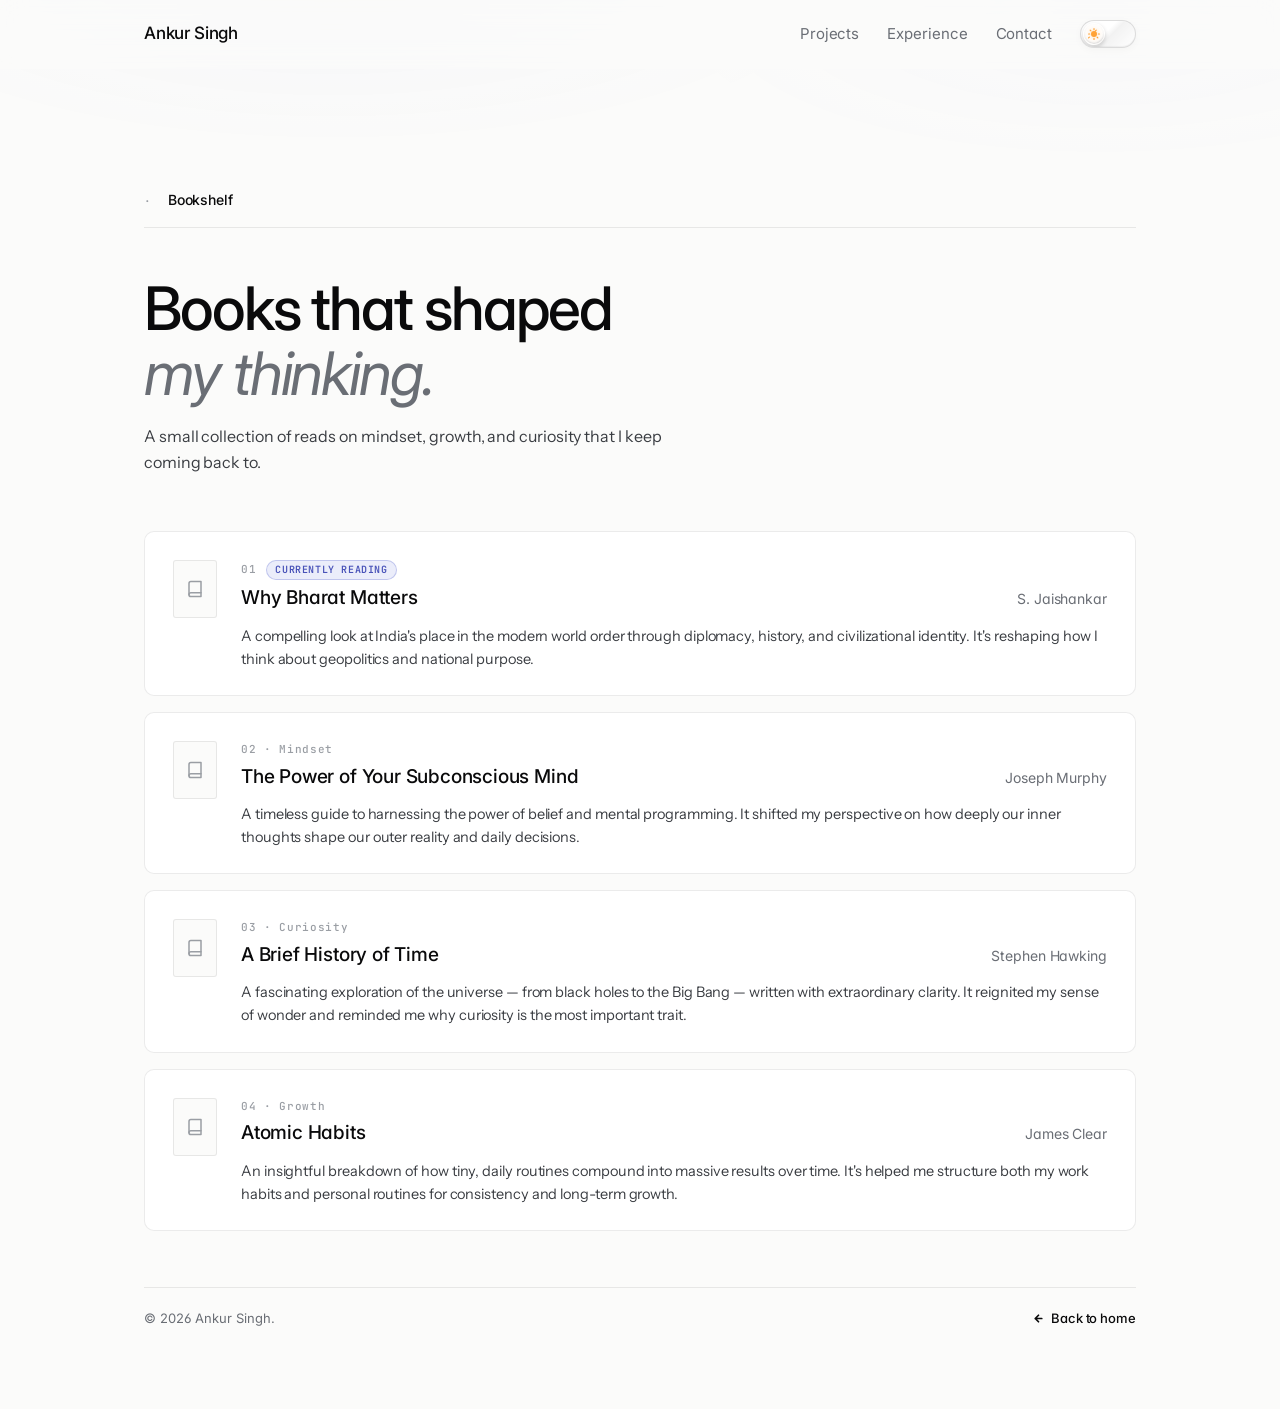
<file: books/index.html>
<!DOCTYPE html>
<html lang="en">
<head>
    <meta charset="UTF-8">
    <meta name="viewport" content="width=device-width, initial-scale=1, maximum-scale=1, user-scalable=no, viewport-fit=cover">
    <title>Books · Ankur Singh</title>
    <meta name="description" content="A curated list of books on mindset, growth, and curiosity that have shaped my perspective.">
    <meta name="theme-color" content="#fbfbfa" media="(prefers-color-scheme: light)">
    <meta name="theme-color" content="#08090a" media="(prefers-color-scheme: dark)">

    <link rel="icon" type="image/svg+xml" href="/assets/favicon.svg">
    <link rel="alternate icon" href="/assets/favicon.svg">
    <link rel="apple-touch-icon" href="/assets/favicon.svg">
    <link rel="mask-icon" href="/assets/favicon.svg" color="#8b8fff">

    <link rel="stylesheet" href="/styles.css?v=2026-06-02-responsive">
    <link rel="preconnect" href="https://fonts.googleapis.com">
    <link rel="preconnect" href="https://fonts.gstatic.com" crossorigin>
    <link href="https://fonts.googleapis.com/css2?family=Inter:wght@400;500;600&family=Instrument+Sans:wght@400;500&family=JetBrains+Mono:wght@400;500&display=swap" rel="stylesheet">
    <script>
        const savedTheme = localStorage.getItem('theme') || 'light';
        if (savedTheme === 'light') document.documentElement.classList.add('light-mode');
        else if (savedTheme === 'dark') document.documentElement.classList.add('dark-mode');
    </script>
    <style>
        .books-page {
            max-width: var(--container);
            margin: 0 auto;
            padding: 120px 24px 80px;
            min-height: 100vh;
        }

        .books-header {
            margin-bottom: 56px;
        }

        .books-title {
            font-size: clamp(36px, 5.5vw, 60px);
            font-weight: 500;
            line-height: 1.08;
            letter-spacing: -0.035em;
            color: var(--ink);
            margin-bottom: 18px;
            text-wrap: balance;
            max-width: 18ch;
        }

        .books-title em {
            font-style: italic;
            font-weight: 400;
            color: var(--ink-3);
        }

        .books-lead {
            font-family: 'Instrument Sans', system-ui, sans-serif;
            font-size: 16px;
            line-height: 1.6;
            color: var(--ink-2);
            max-width: 52ch;
        }

        .books-list {
            display: flex;
            flex-direction: column;
            gap: 16px;
        }

        .book-card {
            background: var(--bg-elevated);
            border: 1px solid var(--line);
            border-radius: var(--radius-lg);
            padding: 28px 28px 24px;
            display: grid;
            grid-template-columns: 44px 1fr;
            gap: 24px;
            align-items: start;
            transition: border-color 0.2s var(--ease), background 0.2s var(--ease);
        }

        .book-card:hover {
            border-color: var(--line-strong);
            background: var(--bg-hover);
        }

        .book-icon {
            width: 44px;
            height: 58px;
            background: var(--bg);
            border: 1px solid var(--line);
            border-radius: 3px;
            display: flex;
            align-items: center;
            justify-content: center;
            color: var(--ink-4);
            flex-shrink: 0;
            transition: color 0.2s var(--ease), border-color 0.2s var(--ease);
        }

        .book-card:hover .book-icon {
            color: var(--accent);
            border-color: var(--accent);
        }

        .book-info {
            display: flex;
            flex-direction: column;
            gap: 6px;
        }

        .book-meta {
            display: flex;
            align-items: center;
            gap: 10px;
        }

        .book-num {
            font-family: var(--font-mono);
            font-size: 11px;
            font-weight: 500;
            color: var(--ink-4);
            letter-spacing: 0.06em;
        }

        .book-badge {
            font-family: var(--font-mono);
            font-size: 10px;
            font-weight: 600;
            text-transform: uppercase;
            letter-spacing: 0.06em;
            color: var(--accent-ink);
            background: var(--accent-soft);
            border: 1px solid color-mix(in srgb, var(--accent) 30%, transparent);
            padding: 2px 8px;
            border-radius: 999px;
            line-height: 1.4;
        }

        .book-title-row {
            display: flex;
            align-items: baseline;
            justify-content: space-between;
            gap: 12px;
            flex-wrap: wrap;
        }

        .book-name {
            font-size: 19px;
            font-weight: 500;
            color: var(--ink);
            letter-spacing: -0.01em;
            line-height: 1.25;
        }

        .book-author {
            font-size: 14px;
            color: var(--ink-3);
            font-weight: 400;
            white-space: nowrap;
        }

        .book-notes {
            font-family: 'Instrument Sans', system-ui, sans-serif;
            font-size: 14.5px;
            line-height: 1.6;
            color: var(--ink-2);
            margin-top: 8px;
        }

        .books-footer {
            margin-top: 56px;
            padding-top: 20px;
            border-top: 1px solid var(--line);
            font-size: 13px;
            color: var(--ink-3);
            display: flex;
            justify-content: space-between;
            align-items: center;
            flex-wrap: wrap;
            gap: 12px;
        }

        .books-back {
            display: inline-flex;
            align-items: center;
            gap: 6px;
            color: var(--ink);
            font-weight: 500;
            font-size: 13px;
            transition: color 0.15s var(--ease);
        }
        .books-back:hover { color: var(--accent); }
        .books-back svg {
            width: 13px; height: 13px;
            transition: transform 0.15s var(--ease);
        }
        .books-back:hover svg { transform: translateX(-3px); }

        @media (max-width: 640px) {
            .books-page { padding: 100px 20px 64px; }
            .book-card {
                grid-template-columns: 1fr;
                gap: 14px;
                padding: 22px;
            }
            .book-icon { display: none; }
        }
        body.preload,
        body.preload * {
            transition: none !important;
        }
    </style>
</head>
<body class="preload">
    <nav class="nav" id="nav">
        <a href="/" class="nav-logo">Ankur Singh</a>
        <div class="nav-right">
            <div class="nav-links">
                <a href="/#work">Projects</a>
                <a href="/#experience">Experience</a>
                <a href="/#contact">Contact</a>

            </div>
            <button class="theme-toggle" id="themeToggle" aria-label="Toggle light and dark theme">
                <span class="theme-toggle-track">
                    <span class="theme-toggle-knob">
                        <span class="theme-toggle-icon-sun">
                            <svg viewBox="0 0 16 16" fill="currentColor">
                                <path d="M8 12a4 4 0 1 0 0-8 4 4 0 0 0 0 8zM8 0a.75.75 0 0 1 .75.75v1.5a.75.75 0 0 1-1.5 0V.75A.75.75 0 0 1 8 0zm0 13a.75.75 0 0 1 .75.75v1.5a.75.75 0 0 1-1.5 0v-1.5A.75.75 0 0 1 8 13zM2.343 2.343a.75.75 0 0 1 1.061 0l1.06 1.061a.75.75 0 0 1-1.06 1.06l-1.06-1.06a.75.75 0 0 1 0-1.06zm9.193 9.193a.75.75 0 0 1 1.06 0l1.061 1.06a.75.75 0 0 1-1.06 1.061l-1.061-1.06a.75.75 0 0 1 0-1.06zm-9.193 0a.75.75 0 0 1 0 1.06l-1.061 1.06a.75.75 0 0 1-1.06-1.06l1.06-1.06a.75.75 0 0 1 1.062 0zm9.193-9.193a.75.75 0 0 1 0 1.06l-1.06 1.061a.75.75 0 1 1-1.061-1.06l1.06-1.061a.75.75 0 0 1 1.06 0zM0 8a.75.75 0 0 1 .75-.75h1.5a.75.75 0 0 1 0 1.5H.75A.75.75 0 0 1 0 8zm13 0a.75.75 0 0 1 .75-.75h1.5a.75.75 0 0 1 0 1.5h-1.5A.75.75 0 0 1 13 8z"/>
                            </svg>
                        </span>
                        <span class="theme-toggle-icon-moon">
                            <svg viewBox="0 0 16 16" fill="currentColor">
                                <path d="M6 .278a.77.77 0 0 1 .08.858 7.2 7.2 0 0 0-.878 3.46c0 4.021 3.278 7.277 7.318 7.277q.792-.001 1.533-.16a.79.79 0 0 1 .812.275.79.79 0 0 1-.056.972 7.6 7.6 0 0 1-6.4 3.19C3.668 16 0 12.315 0 7.828c0-3.765 2.583-6.963 6.002-7.55a.78.78 0 0 1 .832.22z"/>
                            </svg>
                        </span>
                    </span>
                    <span class="theme-toggle-glass-reflection"></span>
                </span>
            </button>
            <button class="nav-toggle" id="navToggle" aria-label="Toggle menu">
                <span></span>
                <span></span>
            </button>
        </div>
    </nav>

    <div class="mobile-menu" id="mobileMenu" role="dialog" aria-modal="true" aria-label="Menu" aria-hidden="true">
        <nav class="mobile-menu-items">
            <a href="/#work">Projects</a>
            <a href="/#experience">Experience</a>
            <a href="/#contact">Contact</a>

            <a href="/Ankur_singh_resume_SE.pdf" target="_blank" rel="noopener" id="mobileResumeBtn">Résumé</a>
        </nav>
    </div>

    <main class="books-page">
        <header class="books-header reveal">
            <div class="section-head">
                <span class="section-kicker">·</span>
                <span class="section-title">Bookshelf</span>
            </div>
            <h1 class="books-title">Books that shaped <em>my thinking.</em></h1>
            <p class="books-lead">
                A small collection of reads on mindset, growth, and curiosity that I keep coming back to.
            </p>
        </header>

        <div class="books-list">
            <!-- Currently Reading -->
            <div class="book-card reveal">
                <div class="book-icon" aria-hidden="true">
                    <svg viewBox="0 0 24 24" width="18" height="18" fill="none" stroke="currentColor" stroke-width="2" stroke-linecap="round" stroke-linejoin="round">
                        <path d="M4 19.5A2.5 2.5 0 0 1 6.5 17H20"></path>
                        <path d="M6.5 2H20v20H6.5A2.5 2.5 0 0 1 4 19.5v-15A2.5 2.5 0 0 1 6.5 2z"></path>
                    </svg>
                </div>
                <div class="book-info">
                    <div class="book-meta">
                        <span class="book-num">01</span>
                        <span class="book-badge">Currently Reading</span>
                    </div>
                    <div class="book-title-row">
                        <h3 class="book-name">Why Bharat Matters</h3>
                        <span class="book-author">S. Jaishankar</span>
                    </div>
                    <p class="book-notes">
                        A compelling look at India's place in the modern world order through diplomacy, history, and civilizational identity. It's reshaping how I think about geopolitics and national purpose.
                    </p>
                </div>
            </div>

            <!-- Book 2 -->
            <div class="book-card reveal">
                <div class="book-icon" aria-hidden="true">
                    <svg viewBox="0 0 24 24" width="18" height="18" fill="none" stroke="currentColor" stroke-width="2" stroke-linecap="round" stroke-linejoin="round">
                        <path d="M4 19.5A2.5 2.5 0 0 1 6.5 17H20"></path>
                        <path d="M6.5 2H20v20H6.5A2.5 2.5 0 0 1 4 19.5v-15A2.5 2.5 0 0 1 6.5 2z"></path>
                    </svg>
                </div>
                <div class="book-info">
                    <div class="book-meta">
                        <span class="book-num">02 · Mindset</span>
                    </div>
                    <div class="book-title-row">
                        <h3 class="book-name">The Power of Your Subconscious Mind</h3>
                        <span class="book-author">Joseph Murphy</span>
                    </div>
                    <p class="book-notes">
                        A timeless guide to harnessing the power of belief and mental programming. It shifted my perspective on how deeply our inner thoughts shape our outer reality and daily decisions.
                    </p>
                </div>
            </div>

            <!-- Book 3 -->
            <div class="book-card reveal">
                <div class="book-icon" aria-hidden="true">
                    <svg viewBox="0 0 24 24" width="18" height="18" fill="none" stroke="currentColor" stroke-width="2" stroke-linecap="round" stroke-linejoin="round">
                        <path d="M4 19.5A2.5 2.5 0 0 1 6.5 17H20"></path>
                        <path d="M6.5 2H20v20H6.5A2.5 2.5 0 0 1 4 19.5v-15A2.5 2.5 0 0 1 6.5 2z"></path>
                    </svg>
                </div>
                <div class="book-info">
                    <div class="book-meta">
                        <span class="book-num">03 · Curiosity</span>
                    </div>
                    <div class="book-title-row">
                        <h3 class="book-name">A Brief History of Time</h3>
                        <span class="book-author">Stephen Hawking</span>
                    </div>
                    <p class="book-notes">
                        A fascinating exploration of the universe — from black holes to the Big Bang — written with extraordinary clarity. It reignited my sense of wonder and reminded me why curiosity is the most important trait.
                    </p>
                </div>
            </div>

            <!-- Book 4 -->
            <div class="book-card reveal">
                <div class="book-icon" aria-hidden="true">
                    <svg viewBox="0 0 24 24" width="18" height="18" fill="none" stroke="currentColor" stroke-width="2" stroke-linecap="round" stroke-linejoin="round">
                        <path d="M4 19.5A2.5 2.5 0 0 1 6.5 17H20"></path>
                        <path d="M6.5 2H20v20H6.5A2.5 2.5 0 0 1 4 19.5v-15A2.5 2.5 0 0 1 6.5 2z"></path>
                    </svg>
                </div>
                <div class="book-info">
                    <div class="book-meta">
                        <span class="book-num">04 · Growth</span>
                    </div>
                    <div class="book-title-row">
                        <h3 class="book-name">Atomic Habits</h3>
                        <span class="book-author">James Clear</span>
                    </div>
                    <p class="book-notes">
                        An insightful breakdown of how tiny, daily routines compound into massive results over time. It's helped me structure both my work habits and personal routines for consistency and long-term growth.
                    </p>
                </div>
            </div>
        </div>

        <footer class="books-footer">
            <span>© 2026 Ankur Singh.</span>
            <a href="/" class="books-back">
                <svg viewBox="0 0 12 12" fill="none" stroke="currentColor" stroke-width="1.6" stroke-linecap="round" stroke-linejoin="round" aria-hidden="true"><path d="M9 6H3M6 9L3 6l3-3"/></svg>
                Back to home
            </a>
        </footer>
    </main>

    <script>
        // Lightweight script — nav, theme toggle, mobile menu only. No WebGL, no PDF.js.
        const nav = document.getElementById('nav');
        window.addEventListener('scroll', () => nav.classList.toggle('scrolled', window.scrollY > 8), { passive: true });
        nav.classList.toggle('scrolled', window.scrollY > 8);

        // Mobile menu
        const navToggle = document.getElementById('navToggle');
        const mobileMenu = document.getElementById('mobileMenu');
        function setMenuOpen(open) {
            mobileMenu.classList.toggle('open', open);
            navToggle.classList.toggle('active', open);
            mobileMenu.setAttribute('aria-hidden', String(!open));
            document.body.style.overflow = open ? 'hidden' : '';
        }
        navToggle.addEventListener('click', () => setMenuOpen(!mobileMenu.classList.contains('open')));
        mobileMenu.addEventListener('click', e => { if (e.target === mobileMenu) setMenuOpen(false); });
        document.addEventListener('keydown', e => { if (e.key === 'Escape' && mobileMenu.classList.contains('open')) setMenuOpen(false); });
        document.querySelectorAll('.mobile-menu-items a').forEach(el => el.addEventListener('click', () => setMenuOpen(false)));

        // Theme toggler
        (function() {
            const toggleBtn = document.getElementById('themeToggle');
            const mobileToggleBtn = document.getElementById('mobileThemeToggle');
            function getThemeState() {
                return document.documentElement.classList.contains('light-mode') ||
                    (!document.documentElement.classList.contains('dark-mode') &&
                     window.matchMedia('(prefers-color-scheme: light)').matches);
            }
            function toggleTheme() {
                const isLight = getThemeState();
                [toggleBtn, mobileToggleBtn].forEach(btn => {
                    if (btn) { btn.classList.remove('to-light', 'to-dark'); void btn.offsetWidth; }
                });
                if (isLight) {
                    document.documentElement.classList.remove('light-mode');
                    document.documentElement.classList.add('dark-mode');
                    localStorage.setItem('theme', 'dark');
                    [toggleBtn, mobileToggleBtn].forEach(btn => { if (btn) btn.classList.add('to-dark'); });
                } else {
                    document.documentElement.classList.remove('dark-mode');
                    document.documentElement.classList.add('light-mode');
                    localStorage.setItem('theme', 'light');
                    [toggleBtn, mobileToggleBtn].forEach(btn => { if (btn) btn.classList.add('to-light'); });
                }
            }
            if (toggleBtn) toggleBtn.addEventListener('click', toggleTheme);
            if (mobileToggleBtn) mobileToggleBtn.addEventListener('click', toggleTheme);
        })();

        // Enable transitions after initial paint
        requestAnimationFrame(() => {
            document.body.classList.remove('preload');
        });

        // Scroll reveal staggered delays and intersection observer
        document.querySelectorAll('.book-card').forEach((card, i) => {
            card.style.setProperty('--reveal-delay', `${i * 60}ms`);
        });

        document.body.classList.add('js-ready');
        const revealables = document.querySelectorAll('.reveal');
        requestAnimationFrame(() => {
            const vh = window.innerHeight;
            revealables.forEach(el => {
                const rect = el.getBoundingClientRect();
                if (rect.top < vh && rect.bottom > 0) {
                    el.classList.add('visible');
                }
            });

            const revealObserver = new IntersectionObserver((entries) => {
                entries.forEach(entry => {
                    if (entry.isIntersecting) {
                        entry.target.classList.add('visible');
                        revealObserver.unobserve(entry.target);
                    }
                });
            }, { threshold: 0.05, rootMargin: '0px 0px -20px 0px' });

            revealables.forEach(el => {
                if (!el.classList.contains('visible')) revealObserver.observe(el);
            });
        });
    </script>
</body>
</html>
</file>
<file: styles.css>
/* ----------------------------------------------------------
   anujsh.com — minimal, linear-style
   ---------------------------------------------------------- */

/* Prevent transition flash on page load */
body.preload,
body.preload * {
    transition: none !important;
}

:root {
    color-scheme: light dark;
    /* safe-area insets for notched phones */
    --safe-left: env(safe-area-inset-left, 0px);
    --safe-right: env(safe-area-inset-right, 0px);
    --safe-bottom: env(safe-area-inset-bottom, 0px);

    /* shared */
    --font-sans: 'Inter', system-ui, -apple-system, 'Segoe UI', sans-serif;
    --font-mono: 'JetBrains Mono', ui-monospace, 'SF Mono', monospace;

    --radius-sm: 4px;
    --radius-md: 6px;
    --radius-lg: 10px;
    --radius-xl: 14px;

    --ease: cubic-bezier(0.2, 0, 0, 1);
    --dur-fast: 120ms;
    --dur: 180ms;
    --dur-slow: 320ms;

    --container: 1040px;
    --gutter: 24px;
    --gutter-lg: 32px;

    /* light (default) */
    --bg: #fbfbfa;
    --bg-elevated: #ffffff;
    --bg-hover: #f2f2f0;
    --ink: #0a0a0b;
    --ink-2: #3a3d42;
    --ink-3: #6a6e75;
    --ink-4: #9a9ea4;
    --line: rgba(0, 0, 0, 0.08);
    --line-strong: rgba(0, 0, 0, 0.14);
    --accent: #5e6ad2;
    --accent-soft: rgba(94, 106, 210, 0.12);
    --accent-ink: #4852b8;

    --brand-surface: #ffffff;
    --brand-outline: rgba(0, 0, 0, 0.08);
    --logo-filter: none;
    --logo-filter-hover: none;
    --btn-primary-bg: #0a0a0b;
    --btn-primary-fg: #ffffff;
    --btn-primary-hover: #1f2024;
    --dot-green: #16a34a;
    --dot-green-glow: rgba(22, 163, 74, 0.35);
    --ambient-1: rgba(94, 106, 210, 0.07);
    --ambient-2: rgba(139, 143, 255, 0.05);
    --scrollbar-thumb: rgba(0, 0, 0, 0.14);
    --scrollbar-thumb-hover: rgba(0, 0, 0, 0.22);
}

@media (prefers-color-scheme: dark) {
    :root:not(.light-mode) {
        --bg: #08090a;
        --bg-elevated: #0f1011;
        --bg-hover: #16181b;
        --ink: #f7f8f8;
        --ink-2: #b4b8bf;
        --ink-3: #8a8f98;
        --ink-4: #5e6269;
        --line: rgba(255, 255, 255, 0.08);
        --line-strong: rgba(255, 255, 255, 0.14);
        --accent: #8b8fff;
        --accent-soft: rgba(139, 143, 255, 0.14);
        --accent-ink: #c7caff;

        --brand-surface: rgba(255, 255, 255, 0.96);
        --brand-outline: rgba(255, 255, 255, 0.1);
        --logo-filter: grayscale(1) brightness(2.2);
        --logo-filter-hover: grayscale(1) brightness(2.6);
        --btn-primary-bg: #f7f8f8;
        --btn-primary-fg: #08090a;
        --btn-primary-hover: #e4e6e8;
        --dot-green: #4ade80;
        --dot-green-glow: rgba(74, 222, 128, 0.45);
        --ambient-1: rgba(139, 143, 255, 0.08);
        --ambient-2: rgba(94, 106, 210, 0.06);
        --scrollbar-thumb: rgba(255, 255, 255, 0.14);
        --scrollbar-thumb-hover: rgba(255, 255, 255, 0.22);
    }
}

:root.dark-mode {
    --bg: #08090a;
    --bg-elevated: #0f1011;
    --bg-hover: #16181b;
    --ink: #f7f8f8;
    --ink-2: #b4b8bf;
    --ink-3: #8a8f98;
    --ink-4: #5e6269;
    --line: rgba(255, 255, 255, 0.08);
    --line-strong: rgba(255, 255, 255, 0.14);
    --accent: #8b8fff;
    --accent-soft: rgba(139, 143, 255, 0.14);
    --accent-ink: #c7caff;

    --brand-surface: rgba(255, 255, 255, 0.96);
    --brand-outline: rgba(255, 255, 255, 0.1);
    --logo-filter: grayscale(1) brightness(2.2);
    --logo-filter-hover: grayscale(1) brightness(2.6);
    --btn-primary-bg: #f7f8f8;
    --btn-primary-fg: #08090a;
    --btn-primary-hover: #e4e6e8;
    --dot-green: #4ade80;
    --dot-green-glow: rgba(74, 222, 128, 0.45);
    --ambient-1: rgba(139, 143, 255, 0.08);
    --ambient-2: rgba(94, 106, 210, 0.06);
    --scrollbar-thumb: rgba(255, 255, 255, 0.14);
    --scrollbar-thumb-hover: rgba(255, 255, 255, 0.22);
}

*,
*::before,
*::after {
    box-sizing: border-box;
    margin: 0;
    padding: 0;
}

html {
    scroll-behavior: smooth;
    overflow-x: clip;
    -webkit-text-size-adjust: 100%;
    text-size-adjust: 100%;
    touch-action: pan-x pan-y;
}

body {
    font-family: var(--font-sans);
    font-feature-settings: 'cv11', 'ss01', 'ss03';
    background: var(--bg);
    color: var(--ink);
    line-height: 1.6;
    font-size: 15px;
    letter-spacing: -0.005em;
    overflow-x: clip;
    -webkit-font-smoothing: antialiased;
    -moz-osx-font-smoothing: grayscale;
    text-rendering: optimizeLegibility;
}

a {
    color: inherit;
    text-decoration: none;
}

button {
    font: inherit;
    color: inherit;
    background: none;
    border: none;
    cursor: pointer;
}

img,
svg {
    display: block;
    max-width: 100%;
}

::selection {
    background: var(--accent-soft);
    color: var(--ink);
}

/* ---- Static ambient tint (subtle, below the shader) ------- */
body::before {
    content: '';
    position: fixed;
    inset: -10% -10% auto -10%;
    height: 60vh;
    background:
        radial-gradient(50% 50% at 30% 10%, var(--ambient-1) 0%, transparent 70%),
        radial-gradient(40% 40% at 80% 20%, var(--ambient-2) 0%, transparent 70%);
    opacity: 0.5;
    pointer-events: none;
    z-index: 0;
}

/* ---- Nav -------------------------------------------------- */
.nav {
    position: sticky;
    top: 0;
    z-index: 100;
    display: flex;
    align-items: center;
    justify-content: space-between;
    gap: clamp(12px, 2vw, 24px);
    padding: 14px max(calc(var(--safe-left) + 16px), calc((100vw - var(--container)) / 2 + 24px));
    padding-right: max(calc(var(--safe-right) + 16px), calc((100vw - var(--container)) / 2 + 24px));
    background: color-mix(in srgb, var(--bg) 72%, transparent);
    backdrop-filter: blur(12px) saturate(140%);
    -webkit-backdrop-filter: blur(12px) saturate(140%);
    border-bottom: 1px solid transparent;
    transition: border-color var(--dur) var(--ease), background var(--dur) var(--ease);
}

.nav.scrolled {
    border-bottom-color: var(--line);
}

.nav-right {
    display: flex;
    align-items: center;
    gap: clamp(8px, 1.5vw, 16px);
}

body.menu-open .nav {
    position: fixed;
    top: 0;
    left: 0;
    right: 0;
}

.nav-logo {
    display: inline-flex;
    align-items: center;
    font-weight: 500;
    font-size: clamp(14px, 1.2vw + 10px, 17px);
    color: var(--ink);
    letter-spacing: -0.01em;
    padding: 6px 10px;
    margin: -6px -10px;
    border-radius: var(--radius-sm);
    transition: background var(--dur) var(--ease);
    white-space: nowrap;
    min-height: 40px;
}

.nav-logo:hover {
    background: var(--bg-hover);
}

.nav-links {
    display: flex;
    align-items: center;
    gap: 4px;
}

.nav-links a {
    position: relative;
    font-size: clamp(13px, 1vw + 9px, 15px);
    color: var(--ink-3);
    padding: 8px clamp(8px, 1.2vw, 12px);
    min-height: 36px;
    display: inline-flex;
    align-items: center;
    border-radius: var(--radius-sm);
    transition: color var(--dur) var(--ease), background var(--dur) var(--ease);
}

.nav-links a:hover {
    color: var(--ink);
    background: var(--bg-hover);
}

.nav-links a.nav-link-active {
    color: var(--ink);
}

.nav-resume {
    display: inline-flex;
    align-items: center;
    gap: 6px;
    font-size: clamp(13px, 1vw + 9px, 15px);
    color: var(--ink);
    background: var(--bg-elevated);
    border: 1px solid var(--line-strong);
    padding: 7px clamp(8px, 1.2vw, 12px);
    min-height: 36px;
    margin-left: clamp(4px, 0.8vw, 8px);
    border-radius: var(--radius-md);
    transition: background var(--dur) var(--ease), border-color var(--dur) var(--ease), scale var(--dur-fast) var(--ease);
}

.nav-resume:hover {
    background: var(--bg-hover);
    border-color: var(--ink-4);
}

.nav-resume:active {
    scale: 0.96;
}

.nav-toggle {
    display: none;
    position: relative;
    width: 44px;
    height: 44px;
    border-radius: var(--radius-sm);
    align-items: center;
    justify-content: center;
    -webkit-tap-highlight-color: transparent;
}

.nav-toggle span {
    position: absolute;
    left: 10px;
    width: 20px;
    height: 1.5px;
    background: var(--ink);
    transition: transform var(--dur) var(--ease), opacity var(--dur) var(--ease), top var(--dur) var(--ease);
    top: 16px;
}

.nav-toggle span:nth-child(2) {
    top: 22px;
}

.nav-toggle.active span:nth-child(1) {
    top: 19px;
    transform: rotate(45deg);
}

.nav-toggle.active span:nth-child(2) {
    top: 19px;
    transform: rotate(-45deg);
}

.mobile-menu {
    position: fixed;
    inset: 0;
    z-index: 99;
    background: color-mix(in srgb, var(--bg) 96%, transparent);
    backdrop-filter: blur(16px);
    -webkit-backdrop-filter: blur(16px);
    opacity: 0;
    pointer-events: none;
    transition: opacity var(--dur) var(--ease);
}

.mobile-menu.open {
    opacity: 1;
    pointer-events: auto;
}

.mobile-menu-items {
    position: absolute;
    inset: 0;
    display: flex;
    flex-direction: column;
    justify-content: flex-start;
    align-items: flex-start;
    gap: 4px;
    padding: 120px clamp(20px, 5vw, 32px) calc(32px + var(--safe-bottom));
}

.mobile-menu-items a,
.mobile-menu-items button {
    font-size: clamp(20px, 5.5vw, 26px);
    font-weight: 500;
    letter-spacing: -0.02em;
    color: var(--ink-2);
    padding: 14px 0;
    min-height: 48px;
    display: flex;
    align-items: center;
    -webkit-tap-highlight-color: transparent;
    transition: color var(--dur) var(--ease);
}

.mobile-menu-items a:hover,
.mobile-menu-items button:hover {
    color: var(--ink);
}

.mobile-resume {
    margin-top: 16px;
    color: var(--accent);
}

/* ---- Layout ---------------------------------------------- */
main {
    position: relative;
    z-index: 1;
}

.wrap {
    max-width: var(--container);
    margin: 0 auto;
    padding: 0 24px;
}

section {
    padding: clamp(56px, 8vw, 96px) clamp(16px, 4vw, 24px);
    max-width: var(--container);
    margin: 0 auto;
    position: relative;
    overflow-x: hidden;
}

.section-head {
    display: flex;
    align-items: baseline;
    gap: 16px;
    margin-bottom: 48px;
    padding-bottom: 16px;
    border-bottom: 1px solid var(--line);
}

.section-kicker {
    font-family: var(--font-mono);
    font-size: 11px;
    font-weight: 500;
    color: var(--ink-4);
    text-transform: uppercase;
    letter-spacing: 0.08em;
    font-variant-numeric: tabular-nums;
}

.section-title {
    font-size: 14px;
    font-weight: 500;
    color: var(--ink);
    letter-spacing: -0.01em;
}

.section-lead {
    font-size: clamp(22px, 4.6vw, 42px);
    font-weight: 500;
    line-height: 1.15;
    letter-spacing: -0.025em;
    color: var(--ink);
    margin-bottom: 14px;
    text-wrap: balance;
}

.section-copy {
    font-family: 'Instrument Sans', system-ui, sans-serif;
    font-size: clamp(16px, 1.8vw, 19px);
    font-weight: 400;
    line-height: 1.5;
    letter-spacing: -0.005em;
    color: var(--ink-3);
    max-width: 52ch;
    margin-bottom: 48px;
    text-wrap: pretty;
}

.hero {
    position: relative;
    min-height: calc(100vh - 56px);
    min-height: calc(100svh - 56px);
    display: flex;
    flex-direction: column;
    justify-content: center;
    padding-top: 64px;
    padding-bottom: 96px;
    padding-left: 0;
    padding-right: 0;
    max-width: none;
    width: 100%;
}

.hero>*:not(.hero-bg) {
    position: relative;
    z-index: 1;
    max-width: var(--container);
    margin-left: auto;
    margin-right: auto;
    width: 100%;
    padding-left: clamp(16px, 4vw, 24px);
    padding-right: clamp(16px, 4vw, 24px);
}

.hero-bg {
    position: absolute;
    top: 0;
    left: 50%;
    transform: translateX(-50%);
    width: 100vw;
    max-width: 100vw;
    height: 100%;
    z-index: 0;
    pointer-events: none;
    opacity: 0;
    transition: opacity 800ms var(--ease);
    mix-blend-mode: screen;
}

@media (prefers-color-scheme: light) {
    .hero-bg {
        mix-blend-mode: normal;
        -webkit-mask-image: linear-gradient(to bottom, black 0%, black 55%, transparent 100%);
        mask-image: linear-gradient(to bottom, black 0%, black 55%, transparent 100%);
    }
}

.hero-bg.ready {
    opacity: 1;
}

.hero-meta {
    display: inline-flex;
    align-items: center;
    gap: clamp(6px, 1.5vw, 10px);
    font-family: var(--font-mono);
    font-size: clamp(10.5px, 1.4vw, 12px);
    color: var(--ink-3);
    margin-bottom: clamp(20px, 4vw, 32px);
    padding: 6px 12px 6px 10px;
    background: var(--bg-elevated);
    border: 1px solid var(--line);
    border-radius: 999px;
    width: fit-content;
}

.hero-meta-dot {
    width: 6px;
    height: 6px;
    border-radius: 50%;
    background: var(--dot-green);
    box-shadow: 0 0 8px var(--dot-green-glow);
}

.hero-meta-sep {
    color: var(--ink-4);
}

.hero-title {
    font-size: clamp(40px, 6.2vw, 76px);
    font-weight: 500;
    line-height: 1.04;
    letter-spacing: -0.035em;
    color: var(--ink);
    margin-bottom: 28px;
    text-wrap: balance;
    max-width: 14ch;
}

.hero-title em {
    font-style: italic;
    font-weight: 400;
    color: var(--ink-3);
}

.hero-subtitle {
    display: flex;
    flex-direction: column;
    gap: 18px;
    max-width: 58ch;
    margin-bottom: 40px;
    text-wrap: pretty;
}

.hero-subtitle-primary {
    font-size: clamp(15px, 2vw, 18px);
    line-height: 1.45;
    color: var(--ink);
    letter-spacing: -0.005em;
    font-weight: 500;
}

.hero-subtitle-secondary {
    font-family: 'Instrument Sans', system-ui, sans-serif;
    font-size: clamp(14px, 1.8vw, 16px);
    line-height: 1.55;
    color: var(--ink-3);
    letter-spacing: -0.005em;
    font-weight: 400;
}

.hero-subtitle a {
    font-family: inherit;
    font-weight: inherit;
    color: var(--ink);
    text-decoration: none;
    transition: color var(--dur) var(--ease);
}

.hero-subtitle a:hover {
    color: var(--ink);
    text-decoration: underline;
    text-decoration-color: var(--line-strong);
    text-decoration-thickness: 1px;
    text-underline-offset: 4px;
}

.hero-subtitle-link {
    display: inline-flex;
    align-items: center;
    gap: 7px;
    vertical-align: -3px;
}

.link-favicon {
    width: 16px;
    height: 16px;
    border-radius: 3px;
    flex-shrink: 0;
    transition: transform var(--dur) var(--ease);
}

.hero-subtitle a:hover .link-favicon {
    transform: scale(1.06);
}


.hero-cta {
    display: flex;
    gap: 12px;
    flex-wrap: wrap;
    align-items: center;
    margin-top: 4px;
}

.hero-btn {
    display: inline-flex;
    align-items: center;
    gap: 8px;
    height: clamp(38px, 5vw, 40px);
    padding: 0 clamp(14px, 2vw, 18px);
    border-radius: 999px;
    font-size: clamp(13px, 1.6vw, 14px);
    font-weight: 500;
    letter-spacing: -0.005em;
    border: 1px solid transparent;
    transition: background var(--dur) var(--ease), border-color var(--dur) var(--ease), color var(--dur) var(--ease), transform var(--dur-fast) var(--ease);
    will-change: transform;
    -webkit-tap-highlight-color: transparent;
}

.hero-btn svg {
    width: 13px;
    height: 13px;
    transition: transform var(--dur) var(--ease);
    flex-shrink: 0;
}

.hero-btn:active {
    transform: scale(0.96);
}

.hero-btn-primary {
    background: var(--accent-soft);
    border-color: color-mix(in srgb, var(--accent) 32%, transparent);
    color: var(--accent-ink);
}

.hero-btn-primary:hover {
    background: color-mix(in srgb, var(--accent) 22%, transparent);
    border-color: color-mix(in srgb, var(--accent) 50%, transparent);
}

.hero-btn-primary:hover svg {
    transform: translateX(2px);
}

.hero-btn-ghost {
    background: transparent;
    border-color: var(--line-strong);
    color: var(--ink);
}

.hero-btn-ghost:hover {
    background: var(--bg-hover);
    border-color: var(--ink-4);
}

.btn {
    display: inline-flex;
    align-items: center;
    justify-content: center;
    gap: 8px;
    padding: 0 16px;
    height: 40px;
    min-width: 40px;
    font-size: 14px;
    font-weight: 500;
    letter-spacing: -0.005em;
    border-radius: var(--radius-md);
    transition: background var(--dur) var(--ease), border-color var(--dur) var(--ease), color var(--dur) var(--ease), scale var(--dur-fast) var(--ease);
    border: 1px solid transparent;
}

.btn:active {
    scale: 0.96;
}

.btn-primary {
    background: var(--btn-primary-bg);
    color: var(--btn-primary-fg);
    box-shadow:
        0 1px 0 rgba(255, 255, 255, 0.12) inset,
        0 1px 2px rgba(0, 0, 0, 0.2);
}

.btn-primary:hover {
    background: var(--btn-primary-hover);
}

.btn-secondary {
    background: var(--bg-elevated);
    border-color: var(--line-strong);
    color: var(--ink);
}

.btn-secondary:hover {
    background: var(--bg-hover);
    border-color: var(--ink-4);
}

.btn-ghost {
    color: var(--ink-2);
}

.btn-ghost:hover {
    color: var(--ink);
    background: var(--bg-hover);
}

/* ---- Proof (worked across) ------------------------------- */
.proof {
    padding-top: 64px;
    padding-bottom: 64px;
}

.logo-row {
    display: grid;
    grid-template-columns: repeat(auto-fit, minmax(min(140px, 100%), 1fr));
    gap: 8px;
}

.logo-card {
    display: flex;
    align-items: center;
    justify-content: center;
    min-height: 104px;
    padding: 20px 24px;
    background: var(--brand-surface);
    border-radius: var(--radius-md);
    outline: 1px solid var(--brand-outline);
    outline-offset: -1px;
    transition: transform var(--dur) var(--ease);
    position: relative;
}

.logo-card:hover {
    transform: translateY(-1px);
}

.logo-card img {
    max-height: 28px;
    max-width: 130px;
    width: auto;
    opacity: 0.88;
    transition: opacity var(--dur) var(--ease);
}

.logo-card:hover img {
    opacity: 1;
}

/* ---- Projects -------------------------------------------- */
.project-grid {
    display: grid;
    grid-template-columns: repeat(2, minmax(0, 1fr));
    gap: 1px;
    background: var(--line);
    border: 1px solid var(--line);
    border-radius: var(--radius-lg);
    overflow: hidden;
    margin-top: 36px;
}

.project-card {
    position: relative;
    background: var(--bg);
    padding: 36px 32px 28px;
    display: flex;
    flex-direction: column;
    gap: 14px;
    color: inherit;
    transition: background var(--dur) var(--ease);
    min-height: 220px;
    min-width: 0;
}

.project-card:hover {
    background: var(--bg-elevated);
}

.project-card:last-child:nth-child(odd) {
    grid-column: 1 / -1;
}

.project-num {
    font-family: var(--font-mono);
    font-size: 11px;
    color: var(--ink-4);
    letter-spacing: 0.08em;
    font-variant-numeric: tabular-nums;
}

.project-title {
    font-size: 22px;
    font-weight: 500;
    letter-spacing: -0.02em;
    color: var(--ink);
    line-height: 1.15;
    margin-top: -2px;
}

.project-desc {
    font-size: 14.5px;
    line-height: 1.6;
    color: var(--ink-2);
    text-wrap: pretty;
    max-width: 52ch;
    flex: 1;
}

.project-cta {
    display: inline-flex;
    align-items: center;
    gap: 8px;
    margin-top: 12px;
    padding: 7px 12px 7px 10px;
    width: fit-content;
    background: var(--bg-elevated);
    border: 1px solid var(--line);
    border-radius: 999px;
    font-size: 12.5px;
    font-weight: 500;
    color: var(--ink-2);
    letter-spacing: -0.005em;
    transition: background var(--dur) var(--ease), border-color var(--dur) var(--ease), color var(--dur) var(--ease);
}

.project-cta-mark {
    width: 14px;
    height: 14px;
    flex-shrink: 0;
}

.project-cta-label {
    white-space: nowrap;
}

.project-cta-arrow {
    width: 10px;
    height: 10px;
    flex-shrink: 0;
    opacity: 0.7;
    transition: transform var(--dur) var(--ease), opacity var(--dur) var(--ease);
}

.project-card:hover .project-cta {
    background: var(--bg-hover);
    border-color: var(--line-strong);
    color: var(--ink);
}

.project-card:hover .project-cta-arrow {
    opacity: 1;
    transform: translate(2px, -2px);
}

.project-cta-row {
    display: flex;
    flex-wrap: wrap;
    gap: 8px;
    margin-top: 12px;
}

.project-cta-row .project-cta {
    margin-top: 0;
}

.project-cta--live {
    background: var(--bg-elevated);
    border-color: var(--line);
    color: var(--ink-2);
}

.project-cta--live:hover,
.project-card:hover .project-cta--live {
    background: var(--bg-hover);
    border-color: var(--line-strong);
    color: var(--ink);
}

/* ---- Experience ------------------------------------------ */

/* Section header row: title left, badge top-right */
.experience-section-header {
    display: flex;
    align-items: flex-start;
    justify-content: space-between;
    gap: 24px;
    flex-wrap: wrap;
    margin-bottom: 0;
}

.experience-section-header > div:first-child {
    flex: 1 1 0;
    min-width: 0;
}

/* Total experience badge */
.exp-total-badge {
    display: inline-flex;
    align-items: center;
    gap: 7px;
    flex-shrink: 0;
    align-self: flex-start;
    margin-top: 6px;
    padding: 8px 14px 8px 11px;
    background: linear-gradient(135deg, var(--accent-soft) 0%, rgba(94, 106, 210, 0.06) 100%);
    border: 1px solid rgba(94, 106, 210, 0.22);
    border-radius: 999px;
    backdrop-filter: blur(8px);
    -webkit-backdrop-filter: blur(8px);
    transition: transform var(--dur) var(--ease), box-shadow var(--dur) var(--ease), border-color var(--dur) var(--ease);
    cursor: default;
    user-select: none;
    text-decoration: none;
    animation: badgePulse 3.5s ease-in-out infinite;
}

.exp-total-badge:hover {
    transform: translateY(-2px);
    box-shadow: 0 6px 20px rgba(94, 106, 210, 0.18);
    border-color: rgba(94, 106, 210, 0.4);
    animation: none;
}

@keyframes badgePulse {
    0%, 100% { box-shadow: 0 0 0 0 rgba(94, 106, 210, 0); }
    50%       { box-shadow: 0 0 0 5px rgba(94, 106, 210, 0.08); }
}

.exp-total-badge__icon {
    display: flex;
    align-items: center;
    color: var(--accent);
    flex-shrink: 0;
}

.exp-total-badge__label {
    font-family: var(--font-mono);
    font-size: 10.5px;
    letter-spacing: 0.06em;
    text-transform: uppercase;
    color: #ffffff;
    white-space: nowrap;
}

.exp-total-badge__value {
    font-family: var(--font-mono);
    font-size: 12.5px;
    font-weight: 500;
    letter-spacing: 0.02em;
    color: #ffffff;
    white-space: nowrap;
}

.exp-total-badge__value.updating {
    opacity: 0;
    transition: opacity 300ms ease;
}

.exp-total-badge__value.visible {
    opacity: 1;
    transition: opacity 300ms ease;
}

.experience-list {
    display: flex;
    flex-direction: column;
    border-top: 1px solid var(--line);
}

.experience-card {
    display: grid;
    grid-template-columns: clamp(120px, 18vw, 180px) 1fr auto;
    gap: clamp(16px, 3vw, 32px);
    align-items: center;
    padding: 24px 0;
    border-bottom: 1px solid var(--line);
}

.experience-brand {
    display: flex;
    align-items: center;
    justify-content: center;
    padding: 14px 20px;
    min-height: 72px;
    background: var(--brand-surface);
    border-radius: var(--radius-md);
    outline: 1px solid var(--brand-outline);
    outline-offset: -1px;
}

.experience-brand.text-brand {
    background: var(--bg-elevated);
    outline-color: var(--line);
    color: var(--ink-3);
    font-family: var(--font-mono);
    font-size: 11px;
    line-height: 1.6;
    text-align: center;
    padding: 14px 16px;
}

.experience-brand img {
    max-height: 32px;
    max-width: 120px;
    width: auto;
    height: auto;
}

.experience-brand.dual-brand {
    gap: 16px;
}

.experience-brand.dual-brand img {
    max-height: 22px;
}

.experience-copy {
    display: flex;
    flex-direction: column;
    gap: 8px;
    min-width: 0;
}

.experience-copy-fullwidth {
    grid-column: 1 / 3;
}

.experience-role {
    font-size: clamp(14.5px, 1.8vw, 16px);
    font-weight: 500;
    letter-spacing: -0.01em;
    color: var(--ink);
}

.experience-desc {
    font-size: clamp(13px, 1.6vw, 14px);
    line-height: 1.6;
    color: var(--ink-3);
    max-width: 58ch;
    text-wrap: pretty;
}

.experience-period {
    font-family: var(--font-mono);
    font-size: 11.5px;
    color: var(--ink-4);
    font-variant-numeric: tabular-nums;
    white-space: nowrap;
    letter-spacing: 0.02em;
}

/* ---- Education ------------------------------------------- */
.education-list {
    display: flex;
    flex-direction: column;
    border-top: 1px solid var(--line);
}

.education-card {
    display: flex;
    gap: clamp(16px, 3vw, 28px);
    align-items: flex-start;
    padding: 28px 0;
    border-bottom: 1px solid var(--line);
    transition: background var(--dur) var(--ease);
}

.education-brand {
    display: flex;
    align-items: center;
    justify-content: center;
    flex-shrink: 0;
    width: clamp(56px, 8vw, 80px);
    height: clamp(56px, 8vw, 80px);
    background: var(--brand-surface);
    border-radius: var(--radius-md);
    outline: 1px solid var(--brand-outline);
    outline-offset: -1px;
    overflow: hidden;
    padding: clamp(6px, 1vw, 10px);
}

.education-brand img {
    width: 100%;
    height: 100%;
    object-fit: contain;
    border-radius: 4px;
}

.education-copy {
    flex: 1;
    min-width: 0;
    display: flex;
    flex-direction: column;
    gap: 14px;
}

.education-header {
    display: flex;
    align-items: flex-start;
    justify-content: space-between;
    gap: 16px;
    flex-wrap: wrap;
}

.education-title-block {
    display: flex;
    flex-direction: column;
    gap: 4px;
}

.education-institution {
    font-size: clamp(15px, 1.8vw, 17px);
    font-weight: 600;
    letter-spacing: -0.015em;
    color: var(--ink);
    line-height: 1.2;
}

.education-degree {
    font-size: clamp(12.5px, 1.5vw, 14px);
    color: var(--ink-3);
    letter-spacing: -0.005em;
    line-height: 1.4;
}

.education-meta {
    display: flex;
    flex-direction: column;
    align-items: flex-end;
    gap: 3px;
    flex-shrink: 0;
}

.education-period {
    font-family: var(--font-mono);
    font-size: 12px;
    color: var(--ink-3);
    font-variant-numeric: tabular-nums;
    white-space: nowrap;
    letter-spacing: 0.02em;
}

.education-location {
    font-family: var(--font-mono);
    font-size: 11px;
    color: var(--ink-4);
    white-space: nowrap;
    letter-spacing: 0.01em;
}

.education-highlights {
    list-style: none;
    margin: 0;
    padding: 0;
    display: flex;
    flex-direction: column;
    gap: 8px;
}

.education-highlights li {
    position: relative;
    padding-left: 18px;
    font-size: clamp(13px, 1.5vw, 14px);
    line-height: 1.6;
    color: var(--ink-3);
}

.education-highlights li::before {
    content: '–';
    position: absolute;
    left: 0;
    color: var(--ink-4);
    font-size: 12px;
    line-height: 1.8;
}

.education-link {
    color: var(--ink-2);
    text-decoration: underline;
    text-decoration-color: var(--line-strong);
    text-decoration-thickness: 1px;
    text-underline-offset: 3px;
    transition: color var(--dur) var(--ease), text-decoration-color var(--dur) var(--ease);
}

.education-link:hover {
    color: var(--accent-ink);
    text-decoration-color: var(--accent);
}

.education-tags {
    display: flex;
    flex-wrap: wrap;
    gap: 8px;
}

.education-tag {
    display: inline-flex;
    align-items: center;
    height: 26px;
    padding: 0 10px;
    background: var(--bg-elevated);
    border: 1px solid var(--line-strong);
    border-radius: var(--radius-sm);
    font-family: var(--font-sans);
    font-size: 11.5px;
    font-weight: 500;
    color: var(--ink-2);
    letter-spacing: -0.005em;
    white-space: nowrap;
    transition: background var(--dur) var(--ease), border-color var(--dur) var(--ease), color var(--dur) var(--ease);
}

.education-tag:hover {
    background: var(--bg-hover);
    border-color: var(--ink-4);
    color: var(--ink);
}

/* ---- Craft + Principles (simple grid) -------------------- */

.notes-grid {
    display: grid;
    grid-template-columns: repeat(2, 1fr);
    gap: 1px;
    background: var(--line);
    border: 1px solid var(--line);
    border-radius: var(--radius-lg);
    overflow: hidden;
}

.note-card {
    background: var(--bg);
    padding: 28px 28px 32px;
    display: flex;
    flex-direction: column;
    gap: 10px;
    transition: background var(--dur) var(--ease);
}

.note-card:hover {
    background: var(--bg-elevated);
}

.note-index {
    font-family: var(--font-mono);
    font-size: 11px;
    color: var(--ink-4);
    font-variant-numeric: tabular-nums;
    letter-spacing: 0.05em;
    margin-bottom: 4px;
}

.note-title {
    font-size: 16px;
    font-weight: 500;
    letter-spacing: -0.01em;
    color: var(--ink);
}

.note-desc {
    font-size: 14px;
    line-height: 1.6;
    color: var(--ink-3);
    text-wrap: pretty;
}

/* ---- Contact --------------------------------------------- */
.contact {
    padding-top: 96px;
    padding-bottom: 120px;
}

.contact-text {
    font-family: 'Instrument Sans', system-ui, sans-serif;
    font-size: clamp(16px, 1.6vw, 18px);
    line-height: 1.55;
    color: var(--ink-2);
    letter-spacing: 0.005em;
    max-width: 56ch;
    margin-bottom: 32px;
    text-wrap: pretty;
}

.contact-links {
    list-style: none;
    margin: 0;
    padding: 0;
    max-width: 620px;
    border-top: 1px solid var(--line);
}

.contact-links li {
    position: relative;
}

.contact-row {
    display: grid;
    grid-template-columns: 34px 28px minmax(0, 1fr) 28px;
    align-items: center;
    gap: clamp(10px, 2vw, 20px);
    padding: 18px 2px 18px clamp(10px, 2vw, 18px);
    min-height: 56px;
    color: var(--ink);
    border-bottom: 1px solid var(--line);
    position: relative;
    isolation: isolate;
    transition: border-color var(--dur) var(--ease);
    -webkit-tap-highlight-color: transparent;
}

.contact-row::before {
    content: '';
    position: absolute;
    left: 0;
    top: 12px;
    bottom: 12px;
    width: 2px;
    border-radius: 2px;
    background: var(--accent);
    transform: scaleY(0);
    transform-origin: center;
    transition: transform var(--dur-slow) var(--ease);
}

.contact-row::after {
    content: '';
    position: absolute;
    inset: 0;
    background: linear-gradient(90deg, var(--accent-soft) 0%, transparent 70%);
    opacity: 0;
    pointer-events: none;
    z-index: -1;
    transition: opacity var(--dur) var(--ease);
}

.contact-row:hover::before,
.contact-row:focus-visible::before {
    transform: scaleY(1);
}

.contact-row:hover::after,
.contact-row:focus-visible::after {
    opacity: 1;
}

.contact-row:hover,
.contact-row:focus-visible {
    border-bottom-color: var(--line-strong);
}

.contact-row:focus-visible {
    outline: none;
}

.contact-row-num {
    font-family: var(--font-mono);
    font-size: 11px;
    color: var(--ink-4);
    font-variant-numeric: tabular-nums;
    letter-spacing: 0.05em;
    transition: color var(--dur) var(--ease);
}

.contact-row:hover .contact-row-num {
    color: var(--accent);
}

.contact-row-icon {
    display: inline-flex;
    align-items: center;
    justify-content: center;
    width: 28px;
    height: 28px;
    color: var(--ink-3);
    transition: color var(--dur) var(--ease);
}

.contact-row-icon svg {
    width: 18px;
    height: 18px;
}

.contact-row:hover .contact-row-icon {
    color: var(--ink);
}

.contact-row-value {
    display: inline-flex;
    min-width: 0;
    font-size: clamp(13.5px, 1.8vw, 15.5px);
    color: var(--ink);
    letter-spacing: -0.01em;
    overflow: hidden;
}

.contact-row-value-text {
    position: relative;
    display: inline-block;
    max-width: 100%;
    padding-bottom: 2px;
    white-space: nowrap;
    overflow: hidden;
    text-overflow: ellipsis;
    transition: color var(--dur) var(--ease);
}

.contact-row-value-text::after {
    content: '';
    position: absolute;
    left: 0;
    right: 0;
    bottom: 0;
    height: 1px;
    background: var(--accent);
    transform: scaleX(0);
    transform-origin: left center;
    transition: transform 420ms var(--ease);
}

.contact-row:hover .contact-row-value-text {
    color: var(--accent-ink);
}

.contact-row:hover .contact-row-value-text::after,
.contact-row:focus-visible .contact-row-value-text::after {
    transform: scaleX(1);
}

.contact-row-arrow {
    display: inline-flex;
    align-items: center;
    justify-content: center;
    width: 28px;
    height: 28px;
    color: var(--ink-4);
    transition: color var(--dur) var(--ease);
}

.contact-row-arrow svg {
    width: 12px;
    height: 12px;
    transition: transform var(--dur) var(--ease);
}

.contact-row:hover .contact-row-arrow {
    color: var(--accent);
}

.contact-row:hover .contact-row-arrow svg {
    transform: translate(2px, -2px);
}

/* ---- Footer ---------------------------------------------- */
.footer {
    border-top: 1px solid var(--line);
    padding: 32px 24px;
    max-width: var(--container);
    margin: 0 auto;
    display: flex;
    justify-content: space-between;
    align-items: center;
    gap: 16px;
    font-size: 12.5px;
    color: var(--ink-4);
    flex-wrap: wrap;
}

/* ---- Resume Modal (full-screen preview) ----------------- */
.resume-modal {
    position: fixed;
    inset: 0;
    z-index: 250;
    display: flex;
    flex-direction: column;
    opacity: 0;
    pointer-events: none;
    transition: opacity var(--dur) var(--ease);
}

.resume-modal.open {
    opacity: 1;
    pointer-events: auto;
}

.resume-modal-overlay {
    position: absolute;
    inset: 0;
    background: color-mix(in srgb, var(--bg) 86%, #000);
    backdrop-filter: blur(10px);
    -webkit-backdrop-filter: blur(10px);
}

.resume-modal-shell {
    position: relative;
    display: flex;
    flex-direction: column;
    width: 100%;
    height: 100%;
    transform: scale(0.985) translateY(6px);
    opacity: 0.9;
    transition: transform var(--dur) var(--ease), opacity var(--dur) var(--ease);
}

.resume-modal.open .resume-modal-shell {
    transform: scale(1) translateY(0);
    opacity: 1;
}

.resume-modal-bar {
    flex-shrink: 0;
    display: grid;
    grid-template-columns: auto 1fr auto;
    align-items: center;
    gap: 12px;
    padding: 10px 14px;
    background: var(--bg-elevated);
    border-bottom: 1px solid var(--line);
}

.resume-modal-title {
    display: flex;
    justify-content: center;
    align-items: center;
    min-width: 0;
}

.resume-modal-file {
    font-family: var(--font-mono);
    font-size: 11.5px;
    color: var(--ink-4);
    white-space: nowrap;
    overflow: hidden;
    text-overflow: ellipsis;
    letter-spacing: 0.01em;
}

.resume-modal-download {
    display: inline-flex;
    align-items: center;
    gap: 7px;
    height: 34px;
    padding: 0 12px;
    background: transparent;
    color: var(--ink-2);
    border: none;
    border-radius: var(--radius-sm);
    font-family: var(--font-sans);
    font-size: 13px;
    font-weight: 500;
    letter-spacing: -0.005em;
    cursor: pointer;
    transition: background var(--dur) var(--ease), color var(--dur) var(--ease);
}

.resume-modal-download:hover {
    background: var(--bg-hover);
    color: var(--ink);
}

.resume-modal-download:active {
    background: var(--bg-hover);
}

.resume-modal-download svg {
    width: 14px;
    height: 14px;
    transition: transform var(--dur) var(--ease);
}

.resume-modal-download:hover svg {
    transform: translateY(1px);
}

.resume-modal-close {
    display: inline-flex;
    align-items: center;
    justify-content: center;
    width: 34px;
    height: 34px;
    background: transparent;
    border: none;
    color: var(--ink-3);
    border-radius: var(--radius-sm);
    cursor: pointer;
    transition: background var(--dur) var(--ease), color var(--dur) var(--ease);
}

.resume-modal-close:hover {
    background: var(--bg-hover);
    color: var(--ink);
}

.resume-modal-close svg {
    width: 14px;
    height: 14px;
}

.resume-modal-body {
    flex: 1;
    min-height: 0;
    background: var(--bg);
    position: relative;
    overflow: auto;
    -webkit-overflow-scrolling: touch;
    overscroll-behavior: contain;
    /* Centered column with a max width on desktop; full-bleed on mobile. */
    display: flex;
    justify-content: center;
    padding: 0;
}

.resume-preview {
    width: 100%;
    max-width: 900px;
    margin: 0 auto;
    position: relative;
    padding: 16px 12px 32px;
    box-sizing: border-box;
}

.resume-preview-status {
    font-family: var(--font-mono);
    font-size: 12px;
    color: var(--ink-3);
    text-align: center;
    padding: 32px 0;
}

.resume-canvas-container {
    display: flex;
    flex-direction: column;
    gap: 12px;
    align-items: stretch;
}

.resume-page-canvas {
    display: block;
    width: 100%;
    max-width: 100%;
    height: auto;
    background: #fff;
    border-radius: 4px;
    box-shadow: 0 1px 2px rgba(0, 0, 0, 0.08), 0 4px 16px rgba(0, 0, 0, 0.06);
}

body.resume-open {
    overflow: hidden;
}

@media (prefers-reduced-motion: reduce) {

    .resume-modal,
    .resume-modal-shell {
        transition: none;
    }
}

@media (max-width: 640px) {
    .resume-modal-bar {
        padding: 10px 14px;
    }

    .resume-modal-file {
        display: none;
    }

    .resume-modal-download {
        height: 32px;
        padding: 0 10px;
        font-size: 12.5px;
    }

    .resume-modal-close {
        width: 32px;
        height: 32px;
    }
}

/* ---- Scroll reveal (JS-only; default visible for no-JS) --- */
.reveal {
    opacity: 1;
    transform: none;
}

body.js-ready .reveal {
    opacity: 0;
    transform: translateY(10px) scale(0.992);
    transition: opacity 600ms var(--ease), transform 600ms var(--ease);
    transition-delay: var(--reveal-delay, 0ms);
}

body.js-ready .reveal.visible {
    opacity: 1;
    transform: translateY(0) scale(1);
}

/* ---- Scrollbar ------------------------------------------- */
::-webkit-scrollbar {
    width: 10px;
    height: 10px;
}

::-webkit-scrollbar-track {
    background: transparent;
}

::-webkit-scrollbar-thumb {
    background: var(--scrollbar-thumb);
    border: 2px solid var(--bg);
    border-radius: 10px;
}

::-webkit-scrollbar-thumb:hover {
    background: var(--scrollbar-thumb-hover);
}

/* ---- Reduced motion -------------------------------------- */
@media (prefers-reduced-motion: reduce) {

    *,
    *::before,
    *::after {
        animation-duration: 0.01ms !important;
        animation-iteration-count: 1 !important;
        transition-duration: 0.01ms !important;
        scroll-behavior: auto !important;
    }

    body.js-ready .reveal {
        opacity: 1;
        transform: none;
        transition: none;
    }
}

/* ---- Responsive ------------------------------------------ */
@media (max-width: 900px) {
    :root {
        --container: 720px;
    }

    .logo-row {
        grid-template-columns: repeat(2, 1fr);
    }

    .notes-grid {
        grid-template-columns: 1fr;
    }

    .experience-card {
        grid-template-columns: 140px 1fr;
        gap: 24px;
    }

    .experience-period {
        grid-column: 2 / 3;
        margin-top: -4px;
    }
}

@media (max-width: 768px) {
    .nav-links {
        display: none;
    }

    .nav-toggle {
        display: inline-flex;
    }

    .nav .nav-resume {
        display: none !important;
    }

    .logo-row {
        grid-template-columns: repeat(2, 1fr);
    }
}

@media (max-width: 640px) {
    body {
        font-size: 14.5px;
    }

    .nav {
        padding: 10px 16px;
        padding-left: max(16px, var(--safe-left));
        padding-right: max(16px, var(--safe-right));
    }

    .hero {
        padding-top: 32px;
        padding-bottom: 56px;
    }

    .hero-title {
        max-width: 100%;
    }

    .hero-cta {
        gap: 10px;
        width: 100%;
    }

    .hero-btn {
        flex: 1 1 auto;
        justify-content: center;
        min-width: 0;
    }

    .section-head {
        margin-bottom: 28px;
    }

    .project-grid {
        grid-template-columns: 1fr;
    }

    .project-card {
        padding: 22px 18px;
        min-height: auto;
    }

    .project-title {
        font-size: 18px;
    }

    .project-desc {
        font-size: 13.5px;
    }

    .experience-section-header {
        flex-direction: column;
        gap: 16px;
    }

    .exp-total-badge {
        align-self: flex-start;
        margin-top: 0;
    }

    .experience-card {
        grid-template-columns: 1fr;
        gap: 12px;
        padding: 20px 0;
    }

    .experience-brand {
        width: fit-content;
        max-width: 160px;
    }

    .experience-period {
        grid-column: 1 / 2;
        order: -1;
        margin-top: 0;
    }

    .education-card {
        gap: 14px;
        padding: 20px 0;
    }

    .education-header {
        flex-direction: column;
        gap: 8px;
    }

    .education-meta {
        align-items: flex-start;
        flex-direction: row;
        gap: 8px;
    }

    .education-meta .education-period::after {
        content: ' ·';
    }

    .footer {
        flex-direction: column;
        align-items: flex-start;
        gap: 8px;
        padding-bottom: calc(24px + var(--safe-bottom));
    }

    .contact-row {
        grid-template-columns: 24px 1fr 24px;
        gap: 12px;
        padding: 14px 4px 14px 10px;
        min-height: 52px;
    }

    .contact-row-num {
        display: none;
    }

    .contact-row-icon {
        width: 24px;
        height: 24px;
    }

    .contact-row-icon svg {
        width: 16px;
        height: 16px;
    }

    .contact-row-value {
        font-size: 14px;
    }

    .contact-row-arrow {
        width: 24px;
        height: 24px;
    }

    .note-card {
        padding: 22px 18px 24px;
    }

    .note-title {
        font-size: 15px;
    }

    .note-desc {
        font-size: 13px;
    }

    .contact {
        padding-top: 64px;
        padding-bottom: 80px;
    }

    .theme-toggle {
        margin-left: 0;
    }
}


/* Ultra-small phones (iPhone SE, Galaxy Fold, etc.) */
@media (max-width: 380px) {
    body {
        font-size: 14px;
    }

    .hero-meta {
        font-size: 10px;
        gap: 6px;
        padding: 5px 10px 5px 8px;
    }

    .hero-subtitle-primary {
        font-size: 14.5px;
    }

    .hero-subtitle-secondary {
        font-size: 13px;
    }

    .hero-cta {
        flex-direction: column;
        gap: 8px;
    }

    .hero-btn {
        width: 100%;
        justify-content: center;
    }

    .mobile-menu-items a,
    .mobile-menu-items button {
        font-size: 20px;
        padding: 10px 0;
    }

    .contact-row {
        grid-template-columns: 20px 1fr 20px;
        gap: 8px;
        padding: 12px 2px 12px 8px;
    }

    .contact-row-value {
        font-size: 13px;
    }

    .project-card {
        padding: 18px 14px;
    }

    .section-lead {
        font-size: clamp(20px, 5.5vw, 28px);
    }
}

/* =================================================================
 * INVITE SECTION
 * A small editorial bridge between the contact list and the footer.
 * Asks the reader, in editorial italic, whether they'd like to read
 * Anuj's daily newspaper (HN digest, /news) or just the happy parts
 * (wholesome digest, /happy).
 *
 * Each link channels the aesthetic of its destination:
 *   - "my newspaper"   → Bodoni Moda italic, ink-and-letterpress
 *                       with a double masthead rule, hover
 *                       transitions toward the HN orange.
 *   - "the happy parts" → Caveat handwritten in marigold, sits
 *                       slightly askew, a felt-tip highlight
 *                       sweeps under it on hover.
 * ================================================================= */
.invite {
    position: relative;
    max-width: var(--container);
    margin: 0 auto;
    padding: clamp(72px, 9vw, 120px) var(--gutter) clamp(56px, 7vw, 96px);
    text-align: center;
    border-top: 1px solid var(--line);
    overflow: visible;
}

.invite-editorial {
    display: flex;
    flex-direction: column;
    align-items: center;
    gap: 28px;
}

.invite-prefix {
    font-family: var(--font-sans);
    font-size: clamp(15px, 1.8vw, 17px);
    font-weight: 400;
    color: var(--ink-3);
    letter-spacing: 0.02em;
    text-transform: uppercase;
}

.invite-links-row {
    display: flex;
    align-items: center;
    justify-content: center;
    gap: clamp(16px, 3vw, 32px);
    flex-wrap: wrap;
}

.invite-or {
    font-family: var(--font-sans);
    font-size: 14px;
    font-weight: 400;
    color: var(--ink-4);
    font-style: italic;
    letter-spacing: 0.01em;
    user-select: none;
}

/* ===== Invite link base ===================================== */
.invite-link--paper,
.invite-link--bright {
    color: var(--ink);
    text-decoration: none;
    display: inline-block;
    position: relative;
    font-family: var(--font-sans);
    font-weight: 500;
    font-size: clamp(20px, 3vw, 28px);
    letter-spacing: -0.02em;
    padding: 8px 20px;
    transition: color 0.3s var(--ease), transform 0.3s var(--ease);
}

/* Playful tilt */
.invite-link--paper {
    transform: rotate(-1.5deg);
}

.invite-link--bright {
    transform: rotate(1.2deg);
}

/* ===== Sketch oval SVG ===================================== */
.sketch-oval {
    position: absolute;
    inset: -6px -14px;
    width: calc(100% + 28px);
    height: calc(100% + 12px);
    pointer-events: none;
    overflow: visible;
}

.sketch-oval path {
    fill: none;
    stroke-width: 1.2;
    stroke-linecap: round;
    stroke-linejoin: round;
    stroke-dasharray: 600;
    stroke-dashoffset: 600;
    opacity: 0.55;
    transition: stroke-dashoffset 0.7s cubic-bezier(0.4, 0, 0.2, 1),
        opacity 0.3s var(--ease);
}

/* Books pencil: warm amber */
.invite-link--paper .sketch-oval path {
    stroke: #e8a230;
}

/* Music pencil: soft indigo */
.invite-link--bright .sketch-oval path {
    stroke: #8b8fff;
}

/* ===== Hover state ===================================== */
.invite-link--paper:hover,
.invite-link--paper:focus-visible {
    color: #e8a230;
    transform: rotate(0deg) scale(1.04);
    outline: 0;
}

.invite-link--bright:hover,
.invite-link--bright:focus-visible {
    color: #8b8fff;
    transform: rotate(0deg) scale(1.04);
    outline: 0;
}

.invite-link--paper:hover .sketch-oval path,
.invite-link--paper:focus-visible .sketch-oval path,
.invite-link--bright:hover .sketch-oval path,
.invite-link--bright:focus-visible .sketch-oval path {
    stroke-dashoffset: 0;
    opacity: 0.85;
}

@media (prefers-reduced-motion: reduce) {

    .invite-link--paper,
    .invite-link--bright {
        transition: color 220ms var(--ease);
    }

    .invite-link--paper:hover,
    .invite-link--bright:hover {
        transform: rotate(0deg);
    }

    .sketch-oval path {
        transition: none;
    }
}

@media (max-width: 640px) {
    .invite {
        padding-top: 56px;
        padding-bottom: 48px;
    }

    .invite-links-row {
        flex-direction: column;
        gap: 16px;
    }

    .invite-link--paper,
    .invite-link--bright {
        font-size: clamp(18px, 5vw, 22px);
    }
}

/* ---- Theme Toggle Button (Liquid Glass Switch) ---- */
.theme-toggle {
    position: relative;
    display: inline-flex;
    align-items: center;
    justify-content: center;
    width: 56px;
    height: 28px;
    padding: 0;
    margin-left: 0;
    background: transparent;
    border: none;
    cursor: pointer;
    vertical-align: middle;
    outline: none;
    -webkit-tap-highlight-color: transparent;
}

.theme-toggle-track {
    position: relative;
    width: 100%;
    height: 100%;
    border-radius: 999px;
    background: var(--bg-elevated);
    border: 1px solid var(--line-strong);
    box-shadow:
        inset 0 1px 1px rgba(255, 255, 255, 0.05),
        inset 0 -1px 1px rgba(0, 0, 0, 0.2),
        0 2px 8px rgba(0, 0, 0, 0.05);
    backdrop-filter: blur(8px);
    -webkit-backdrop-filter: blur(8px);
    overflow: hidden;
    transition: background var(--dur) var(--ease), border-color var(--dur) var(--ease);
}

:root.light-mode .theme-toggle-track {
    box-shadow:
        inset 0 1px 1px rgba(255, 255, 255, 0.8),
        inset 0 -1px 1px rgba(0, 0, 0, 0.05),
        0 2px 8px rgba(0, 0, 0, 0.03);
}

@media (prefers-color-scheme: light) {
    :root:not(.dark-mode) .theme-toggle-track {
        box-shadow:
            inset 0 1px 1px rgba(255, 255, 255, 0.8),
            inset 0 -1px 1px rgba(0, 0, 0, 0.05),
            0 2px 8px rgba(0, 0, 0, 0.03);
    }
}

.theme-toggle-knob {
    position: absolute;
    top: 2px;
    left: 2px;
    width: 22px;
    height: 22px;
    border-radius: 50%;
    background: linear-gradient(135deg, rgba(255, 255, 255, 0.4) 0%, rgba(255, 255, 255, 0.1) 100%);
    border: 1px solid rgba(255, 255, 255, 0.35);
    box-shadow:
        inset 0 1px 1px rgba(255, 255, 255, 0.6),
        inset 0 -1px 2px rgba(0, 0, 0, 0.15),
        0 2px 4px rgba(0, 0, 0, 0.2);
    display: flex;
    align-items: center;
    justify-content: center;
    z-index: 5;
    pointer-events: none;
    transform: translateX(0);
    /* Default (light theme variables on root) is left */
}

/* S2: System Dark */
@media (prefers-color-scheme: dark) {
    :root:not(.light-mode) .theme-toggle-knob {
        transform: translateX(28px);
    }
}

/* S3: Explicit Light Mode class */
:root.light-mode .theme-toggle-knob {
    transform: translateX(0);
}

/* S4: Explicit Dark Mode class */
:root.dark-mode .theme-toggle-knob {
    transform: translateX(28px);
}

/* When transition is triggered, apply custom squash & stretch animations */
.theme-toggle.to-dark .theme-toggle-knob {
    animation: stretch-to-dark 0.38s cubic-bezier(0.25, 1, 0.5, 1) forwards;
}

.theme-toggle.to-light .theme-toggle-knob {
    animation: stretch-to-light 0.38s cubic-bezier(0.25, 1, 0.5, 1) forwards;
}

@keyframes stretch-to-dark {
    0% {
        width: 22px;
        transform: translateX(0);
        border-radius: 50%;
    }

    30% {
        width: 32px;
        transform: translateX(0);
        border-radius: 11px;
    }

    60% {
        width: 32px;
        transform: translateX(12px);
        border-radius: 11px;
    }

    85% {
        width: 26px;
        transform: translateX(24px);
        border-radius: 11px;
    }

    100% {
        width: 22px;
        transform: translateX(28px);
        border-radius: 50%;
    }
}

@keyframes stretch-to-light {
    0% {
        width: 22px;
        transform: translateX(28px);
        border-radius: 50%;
    }

    30% {
        width: 32px;
        transform: translateX(18px);
        border-radius: 11px;
    }

    60% {
        width: 32px;
        transform: translateX(6px);
        border-radius: 11px;
    }

    85% {
        width: 26px;
        transform: translateX(0);
        border-radius: 11px;
    }

    100% {
        width: 22px;
        transform: translateX(0);
        border-radius: 50%;
    }
}

/* Sun and moon icons inside the knob */
.theme-toggle-icon-sun,
.theme-toggle-icon-moon {
    position: absolute;
    top: 50%;
    left: 50%;
    width: 12px;
    height: 12px;
    display: flex;
    align-items: center;
    justify-content: center;
    pointer-events: none;
    transition: opacity 0.35s var(--ease), transform 0.35s var(--ease), color 0.35s var(--ease);
}

.theme-toggle-icon-sun svg,
.theme-toggle-icon-moon svg {
    width: 100%;
    height: 100%;
}

/* Default (Light Mode) Icon States inside the knob */
.theme-toggle-icon-sun {
    opacity: 1;
    transform: translate(-50%, -50%) scale(1);
    color: #ff9e2c;
    filter: drop-shadow(0 0 3px rgba(255, 158, 44, 0.4));
}

.theme-toggle-icon-moon {
    opacity: 0;
    transform: translate(-50%, -50%) scale(0.5);
    color: var(--accent);
}

/* System Dark Mode Icon States */
@media (prefers-color-scheme: dark) {
    :root:not(.light-mode) .theme-toggle-icon-sun {
        opacity: 0;
        transform: translate(-50%, -50%) scale(0.5);
    }

    :root:not(.light-mode) .theme-toggle-icon-moon {
        opacity: 1;
        transform: translate(-50%, -50%) scale(1);
        color: var(--accent);
        filter: drop-shadow(0 0 3px rgba(139, 143, 255, 0.4));
    }
}

/* Explicit Light Mode Icon States */
:root.light-mode .theme-toggle-icon-sun {
    opacity: 1;
    transform: translate(-50%, -50%) scale(1);
    color: #ff9e2c;
    filter: drop-shadow(0 0 3px rgba(255, 158, 44, 0.4));
}

:root.light-mode .theme-toggle-icon-moon {
    opacity: 0;
    transform: translate(-50%, -50%) scale(0.5);
}

/* Explicit Dark Mode Icon States */
:root.dark-mode .theme-toggle-icon-sun {
    opacity: 0;
    transform: translate(-50%, -50%) scale(0.5);
}

:root.dark-mode .theme-toggle-icon-moon {
    opacity: 1;
    transform: translate(-50%, -50%) scale(1);
    color: var(--accent);
    filter: drop-shadow(0 0 3px rgba(139, 143, 255, 0.4));
}

/* Glass reflection cover */
.theme-toggle-glass-reflection {
    position: absolute;
    inset: 0;
    pointer-events: none;
    border-radius: 999px;
    background: linear-gradient(135deg, rgba(255, 255, 255, 0.15) 0%, rgba(255, 255, 255, 0) 45%, rgba(0, 0, 0, 0.05) 55%, rgba(0, 0, 0, 0) 100%);
    box-shadow: inset 0 1px 1px rgba(255, 255, 255, 0.15);
    z-index: 10;
}

/* Smooth global transitions only while toggling theme */
body.theme-toggling,
body.theme-toggling * {
    transition: background 0.45s cubic-bezier(0.2, 0, 0, 1) !important,
        color 0.45s cubic-bezier(0.2, 0, 0, 1) !important,
        border-color 0.45s cubic-bezier(0.2, 0, 0, 1) !important,
        box-shadow 0.45s cubic-bezier(0.2, 0, 0, 1) !important;
}

/* ---- Footer ---------------------------------------------- */
.footer {
    padding: clamp(64px, 10vw, 96px) clamp(24px, 5vw, 40px) 40px;
    max-width: var(--container);
    margin: 0 auto;
    border-top: 1px solid var(--line);
}

.footer-content {
    display: grid;
    grid-template-columns: 2fr 1fr 1fr;
    gap: 40px;
    margin-bottom: 40px;
}

@media (max-width: 768px) {
    .footer-content {
        grid-template-columns: 1fr;
        gap: 48px;
    }
}

.footer-kicker {
    display: flex;
    align-items: center;
    gap: 12px;
    font-family: var(--font-mono);
    font-size: 11px;
    font-weight: 500;
    color: var(--ink-4);
    letter-spacing: 0.1em;
    margin-bottom: 16px;
}

.footer-line {
    display: block;
    width: 24px;
    height: 1px;
    background: var(--accent);
}

.footer-name {
    font-size: clamp(24px, 4vw, 32px);
    font-weight: 600;
    color: var(--ink);
    letter-spacing: -0.02em;
    margin-bottom: 12px;
}

.footer-desc {
    font-family: 'Instrument Sans', system-ui, sans-serif;
    font-size: clamp(15px, 2vw, 17px);
    color: var(--ink-3);
    line-height: 1.5;
    max-width: 32ch;
}

.footer-heading {
    font-family: var(--font-mono);
    font-size: 11px;
    font-weight: 500;
    color: var(--ink-4);
    letter-spacing: 0.1em;
    margin-bottom: 24px;
    text-transform: uppercase;
}

.footer-nav {
    display: flex;
    flex-direction: column;
    gap: 16px;
}

.footer-nav a {
    font-size: 15px;
    color: var(--ink-3);
    transition: color var(--dur) var(--ease);
    width: fit-content;
}

.footer-nav a:hover {
    color: var(--ink);
}

.footer-socials {
    display: flex;
    gap: 12px;
    flex-wrap: wrap;
    margin-bottom: 20px;
}

.footer-icon-link {
    display: flex;
    align-items: center;
    justify-content: center;
    width: 40px;
    height: 40px;
    border-radius: var(--radius-md);
    border: 1px solid var(--line-strong);
    color: var(--ink-2);
    transition: all var(--dur) var(--ease);
}

.footer-icon-link:hover {
    color: var(--ink);
    border-color: var(--ink-4);
    background: var(--bg-hover);
    transform: translateY(-2px);
}

.footer-icon-link svg {
    width: 18px;
    height: 18px;
}

.footer-theme-pill {
    display: inline-flex;
    align-items: center;
    padding: 4px;
    border-radius: 999px;
    border: 1px solid var(--line-strong);
    background: transparent;
    gap: 4px;
}

.footer-theme-btn {
    display: flex;
    align-items: center;
    justify-content: center;
    width: 32px;
    height: 32px;
    border-radius: 50%;
    color: var(--ink-3);
    transition: all var(--dur) var(--ease);
}

.footer-theme-btn:hover {
    color: var(--ink);
    background: var(--bg-hover);
}

.footer-theme-btn svg {
    width: 14px;
    height: 14px;
}

.footer-bottom {
    display: flex;
    align-items: center;
    justify-content: space-between;
    padding-top: 32px;
    border-top: 1px solid var(--line);
    font-family: var(--font-mono);
    font-size: 12px;
    color: var(--ink-3);
}

:root.light-mode .theme-toggle-icon-moon {
    opacity: 0;
    transform: translate(-50%, -50%) scale(0.5);
}

/* Explicit Dark Mode Icon States */
:root.dark-mode .theme-toggle-icon-sun {
    opacity: 0;
    transform: translate(-50%, -50%) scale(0.5);
}

:root.dark-mode .theme-toggle-icon-moon {
    opacity: 1;
    transform: translate(-50%, -50%) scale(1);
    color: var(--accent);
    filter: drop-shadow(0 0 3px rgba(139, 143, 255, 0.4));
}

/* Glass reflection cover */
.theme-toggle-glass-reflection {
    position: absolute;
    inset: 0;
    pointer-events: none;
    border-radius: 999px;
    background: linear-gradient(135deg, rgba(255, 255, 255, 0.15) 0%, rgba(255, 255, 255, 0) 45%, rgba(0, 0, 0, 0.05) 55%, rgba(0, 0, 0, 0) 100%);
    box-shadow: inset 0 1px 1px rgba(255, 255, 255, 0.15);
    z-index: 10;
}

/* Smooth global transitions only while toggling theme */
body.theme-toggling,
body.theme-toggling * {
    transition: background 0.45s cubic-bezier(0.2, 0, 0, 1) !important,
        color 0.45s cubic-bezier(0.2, 0, 0, 1) !important,
        border-color 0.45s cubic-bezier(0.2, 0, 0, 1) !important,
        box-shadow 0.45s cubic-bezier(0.2, 0, 0, 1) !important;
}

/* ---- Footer ---------------------------------------------- */
.footer {
    padding: clamp(64px, 10vw, 96px) clamp(24px, 5vw, 40px) 40px;
    max-width: var(--container);
    margin: 0 auto;
    border-top: 1px solid var(--line);
}

.footer-content {
    display: grid;
    grid-template-columns: 2fr 1fr 1fr;
    gap: 40px;
    margin-bottom: 40px;
}

@media (max-width: 768px) {
    .footer-content {
        grid-template-columns: 1fr;
        gap: 48px;
    }
}

.footer-kicker {
    display: flex;
    align-items: center;
    gap: 12px;
    font-family: var(--font-mono);
    font-size: 11px;
    font-weight: 500;
    color: var(--ink-4);
    letter-spacing: 0.1em;
    margin-bottom: 16px;
}

.footer-line {
    display: block;
    width: 24px;
    height: 1px;
    background: var(--accent);
}

.footer-name {
    font-size: clamp(24px, 4vw, 32px);
    font-weight: 600;
    color: var(--ink);
    letter-spacing: -0.02em;
    margin-bottom: 12px;
}

.footer-desc {
    font-family: 'Instrument Sans', system-ui, sans-serif;
    font-size: clamp(15px, 2vw, 17px);
    color: var(--ink-3);
    line-height: 1.5;
    max-width: 32ch;
}

.footer-heading {
    font-family: var(--font-mono);
    font-size: 11px;
    font-weight: 500;
    color: var(--ink-4);
    letter-spacing: 0.1em;
    margin-bottom: 24px;
    text-transform: uppercase;
}

.footer-nav {
    display: flex;
    flex-direction: column;
    gap: 16px;
}

.footer-nav a {
    font-size: 15px;
    color: var(--ink-3);
    transition: color var(--dur) var(--ease);
    width: fit-content;
}

.footer-nav a:hover {
    color: var(--ink);
}

.footer-socials {
    display: flex;
    gap: 12px;
    flex-wrap: wrap;
    margin-bottom: 20px;
}

.footer-icon-link {
    display: flex;
    align-items: center;
    justify-content: center;
    width: 40px;
    height: 40px;
    border-radius: var(--radius-md);
    border: 1px solid var(--line-strong);
    color: var(--ink-2);
    transition: all var(--dur) var(--ease);
}

.footer-icon-link:hover {
    color: var(--ink);
    border-color: var(--ink-4);
    background: var(--bg-hover);
    transform: translateY(-2px);
}

.footer-icon-link svg {
    width: 18px;
    height: 18px;
}

.footer-theme-pill {
    display: inline-flex;
    align-items: center;
    padding: 4px;
    border-radius: 999px;
    border: 1px solid var(--line-strong);
    background: transparent;
    gap: 4px;
}

.footer-theme-btn {
    display: flex;
    align-items: center;
    justify-content: center;
    width: 32px;
    height: 32px;
    border-radius: 50%;
    color: var(--ink-3);
    transition: all var(--dur) var(--ease);
}

.footer-theme-btn:hover {
    color: var(--ink);
    background: var(--bg-hover);
}

.footer-theme-btn svg {
    width: 14px;
    height: 14px;
}

.footer-bottom {
    display: flex;
    align-items: center;
    justify-content: space-between;
    padding-top: 32px;
    border-top: 1px solid var(--line);
    font-family: var(--font-mono);
    font-size: 12px;
    color: var(--ink-3);
}

.footer-dots {
    display: flex;
    gap: 4px;
}

.footer-dots span {
    display: block;
    width: 4px;
    height: 4px;
    border-radius: 50%;
    background: var(--accent-soft);
}

/* ---- Text Highlighter ---- */
.highlight {
    background: #bfdbfe;
    color: #1e3a8a;
    padding: 2px 6px 2px;
    border-radius: 4px;
    font-weight: 600;
    display: inline;
    box-decoration-break: clone;
    -webkit-box-decoration-break: clone;
    transition: background 0.3s ease, box-shadow 0.2s ease;
    box-shadow: 0 1px 0 0 rgba(30, 58, 138, 0.15);
}

:root.dark-mode .highlight {
    background: rgba(96, 165, 250, 0.22);
    color: #bfdbfe;
    box-shadow: 0 1px 0 0 rgba(191, 219, 254, 0.15);
}

@media (prefers-color-scheme: dark) {
    :root:not(.light-mode) .highlight {
        background: rgba(96, 165, 250, 0.22);
        color: #bfdbfe;
        box-shadow: 0 1px 0 0 rgba(191, 219, 254, 0.15);
    }
}
</file>
